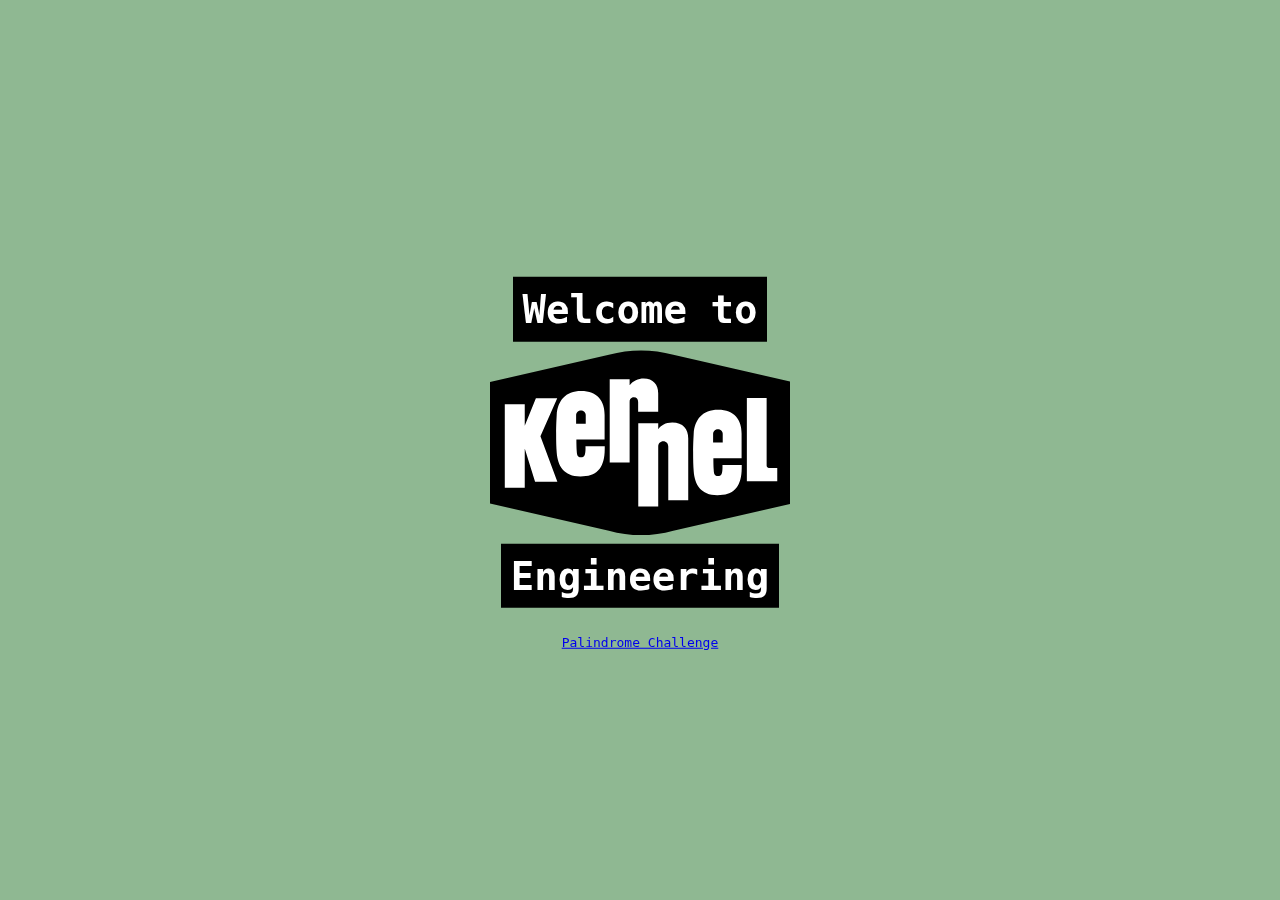
<file: index.html>
<!DOCTYPE html>
<html lang="en">

<head>
  <meta charset="UTF-8">
  <meta name="viewport" content="width=device-width, initial-scale=1.0">
  <title>Kernel Engineering | Welcome</title>
  <link rel="icon" href="img/logo.svg" />
 
  <style>
    body {
      font-family:monospace;
      padding: .5em;
      background: #0b641275;
      

      main {
        position: absolute;
        top: 50%;
        
        left: 50%;
        transform: translate3d(-50%,-50%,0);
      
        /* border: solid 1px red; */
        display: flex;
        flex-direction: column;
        align-items: center;
        justify-content: center;

        img {
          width: 300px;
          margin: -25% 0;
        }

        h1 {
          /* transform: translateY(-100%); */
          font-size: 3em;
          display: block;
          background-color: #000;
          color: #fff;
          text-align: center;
          padding: .25em;
        }
      }
    }
    
    
  </style>
</head>

<body>

 <main>
  <h1>Welcome to</h1>
  <img src="img/logo.svg"/>
  <h1>Engineering</h1>
  <a href="/challenges/palindromes/">Palindrome Challenge</a>
 </main>

  <script>

    window.addEventListener("load", () => {
     
      
    })
  </script>

</body>

</html>
</file>
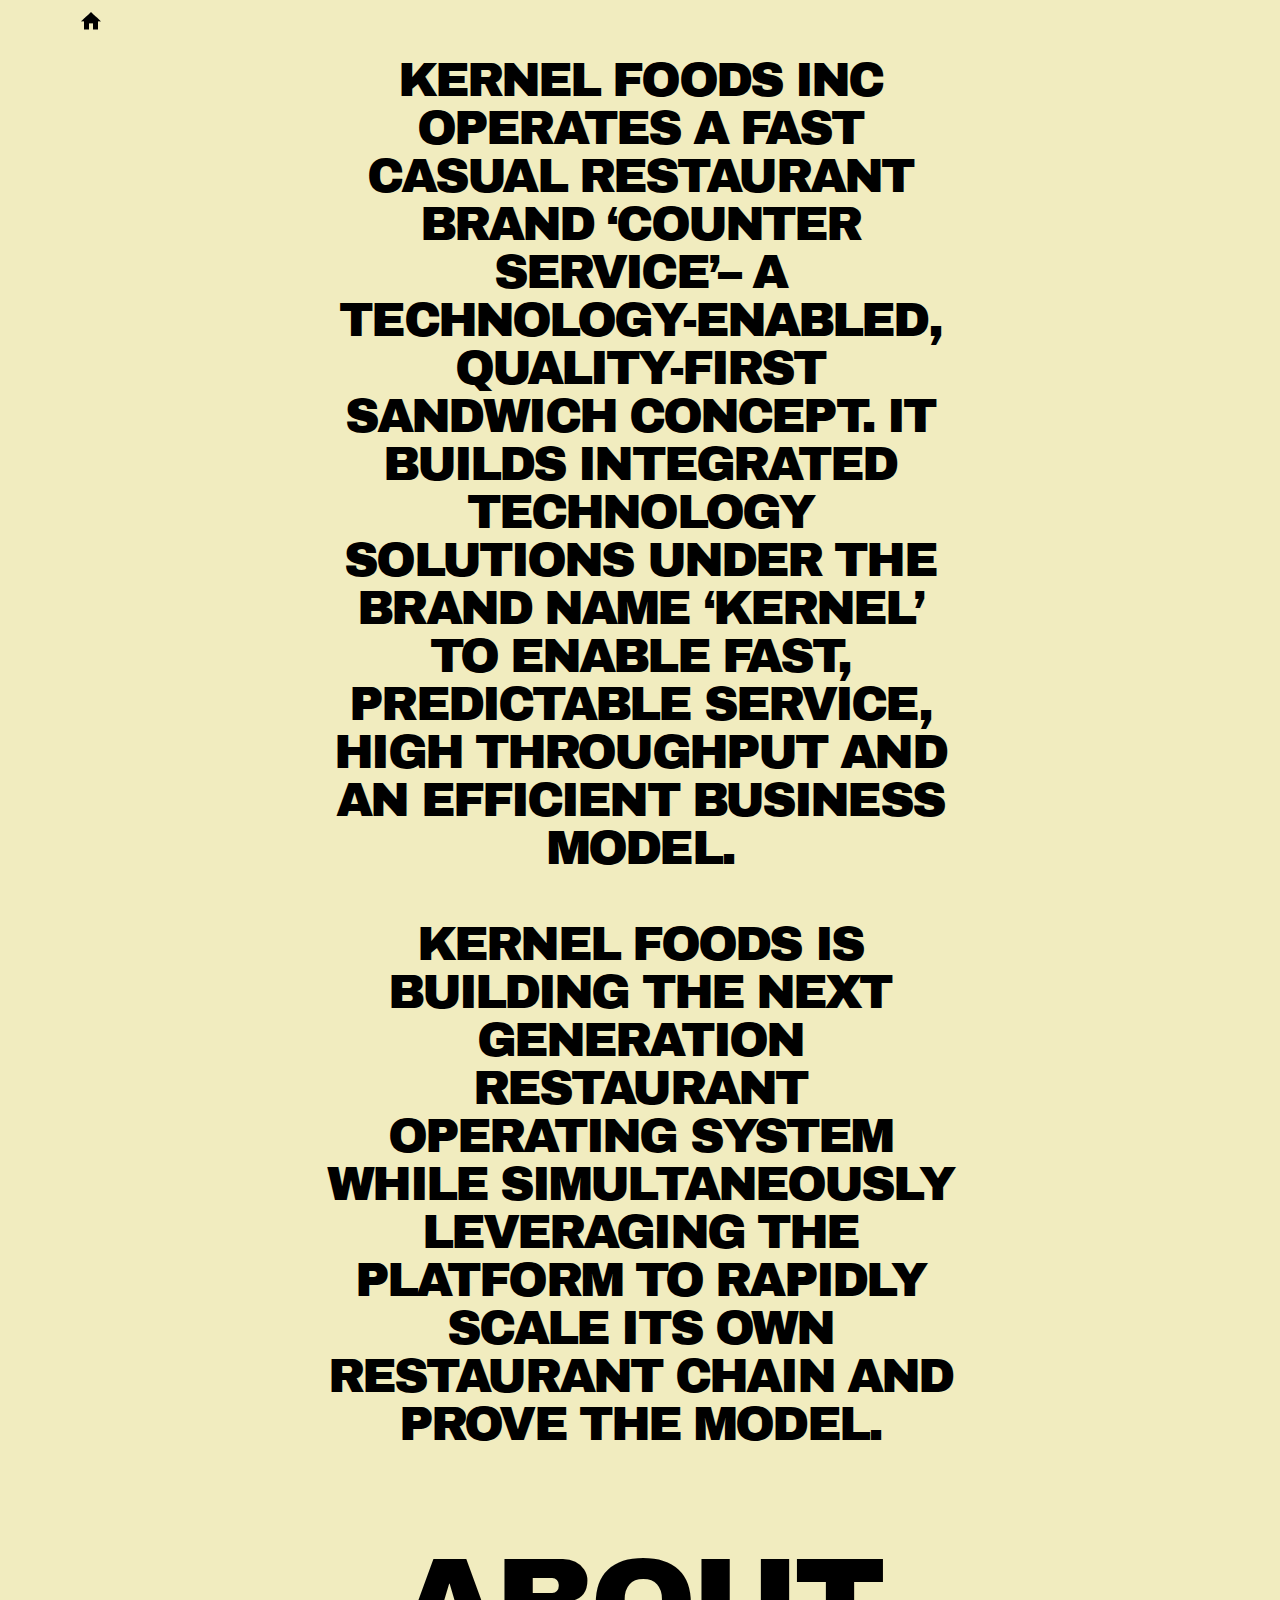
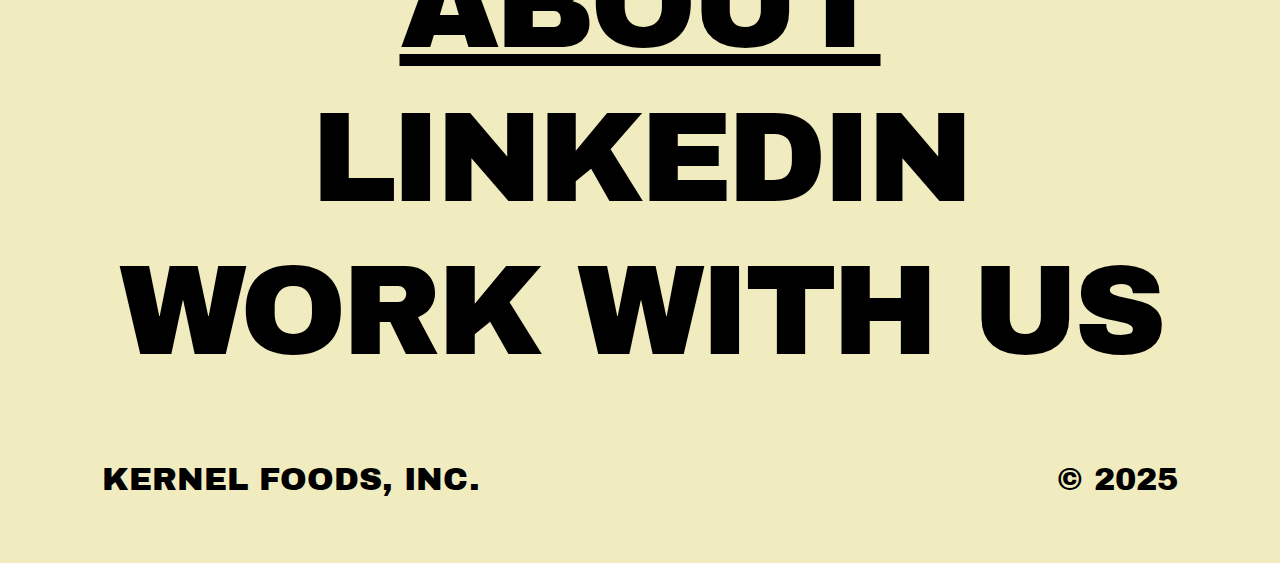
<file: about/index.html>
<!DOCTYPE html>
<html lang="en">

<head>
    <meta charset="UTF-8">
    <meta name="viewport" content="width=device-width, initial-scale=1.0">
    <title>Kernel - The Restaurant Operating System Proven by Restaurant Operators</title>
    <link rel="icon" href="img/logo.svg" />
    <link rel="preconnect" href="https://fonts.googleapis.com">
    <link rel="preconnect" href="https://fonts.gstatic.com" crossorigin>
    <base href="../"/>
     <link rel="stylesheet" href="css/bootstrap.core.min.css" />
    <link rel="stylesheet" href="index.css" />
    <style>
        main h2 {
            letter-spacing: -3px;
            max-width: 752px;
        }
    </style>
</head>

<body>

    <main
        class="archivo-black-regular container py-2 px-2 d-flex gap-2  gap-md-4 flex-column justify-content-center align-items-center">

        <a class="align-self-start" href="/">
            <img src="/img/home_icon.png" />
        </a>
     
        <h2 class="text-center text-uppercase mx-3 display-3 blurb">
            Kernel Foods Inc operates a fast casual restaurant brand 
            &OpenCurlyQuote;Counter Service&CloseCurlyQuote;&ndash;
            a technology-enabled, quality-first sandwich concept. 
            It builds integrated technology solutions under the brand name 
            &OpenCurlyQuote;Kernel&CloseCurlyQuote; to enable fast, 
            predictable service, high throughput and an efficient business model.
            <br/><br/>
            Kernel Foods is building the next generation restaurant operating system 
            while simultaneously leveraging the platform to rapidly scale its own 
            restaurant chain and prove the model.
        </h2>
      

        <div id="end" class="text-uppercase text-center mt-5">
            <a href="about" class="active display-2 d-block">About</a>
            <a href="https://www.linkedin.com/company/counterservicebykernel/" class="display-2 d-block">LinkedIn</a>
            <!-- <a href="#" class="display-2 d-block">Substack</a> -->
            <a href="https://counterservice.r365hire.com/jobs/" class="display-2 d-block">Work With Us</a>
        </div>

        <footer style="width: 100%;"
            class="h2 d-flex justify-content-between flex-column flex-lg-row align-items-center align-items-md-between text-uppercase p-5  px-4">
            <div>Kernel Foods, Inc.</div>
            <div>&copy; 2025</div>
        </footer>

    </main>

    <script>
       window.addEventListener("load", () => { })
    </script>

</body>

</html>
</file>
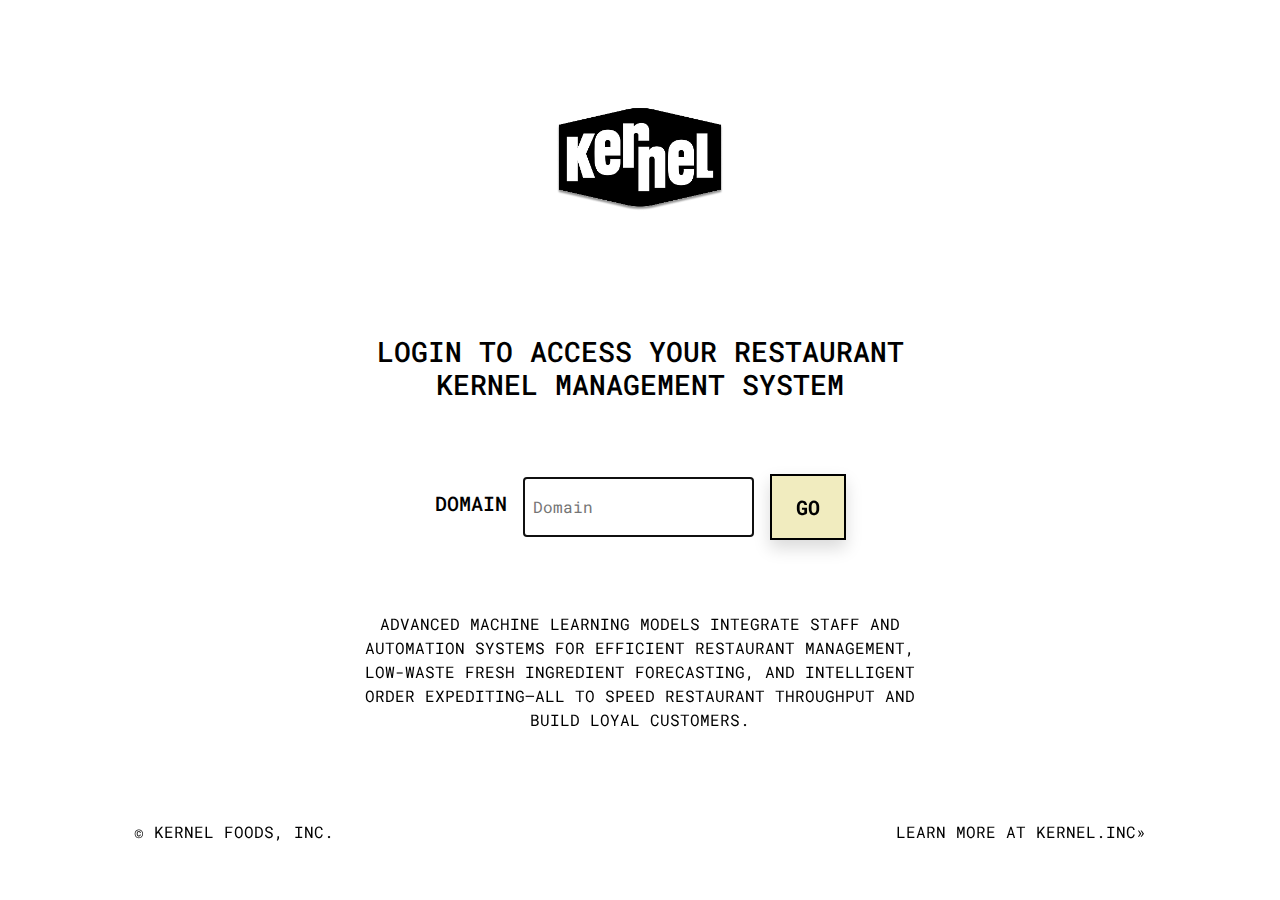
<file: login/index.html>
<!DOCTYPE html>
<html lang="en">

<head>
    <meta charset="UTF-8">
    <meta name="viewport" content="width=device-width, initial-scale=1.0">
    <title>Kernel Engineering | Welcome</title>
    <link rel="icon" href="img/logo.svg" />
    <link rel="preconnect" href="https://fonts.googleapis.com">
    <link rel="preconnect" href="https://fonts.gstatic.com" crossorigin>
    <base href="../" />
    <link rel="stylesheet" href="css/bootstrap.core.min.css" />
    <link rel="stylesheet" href="index.css" />
    <style>
        body {
            background-color: #fff;
        }

        main h2 {
            letter-spacing: -3px;
            max-width: 752px;
        }
    </style>
</head>

<body>

    <main
        class="roboto-mono-light container py-2 px-3 d-flex gap-2  gap-md-4 flex-column justify-content-center align-items-center">

        <!-- <a class="align-self-start" href="/">
            <img src="/img/home_icon.png" />
        </a> -->

        <img class="img-fluid d-block m-auto" style="max-width: 170px;" src="img/kernel_logo.png" />

        <h1 class="h3 text-uppercase text-center" style="max-width:675px">
            LOGIN TO ACCESS YOUR RESTAURANT KERNEL&nbsp;MANAGEMENT&nbsp;SYSTEM
        </h1>

        <div id="waitlist" class="w-100 mt-2"></div>
        
        <form class="d-flex align-items-center gap-3 py-4 pt-1 my-4 mt-1 gap-md flex-column flex-md-row">
            <div class="h5 text-uppercase ">Domain</div>
            <input id="domain" autofocus class="border border-black border-2 p-3 px-3 px-md-2" placeholder="Domain" type="text" />
            <button id="go" style="background-color: #F1ECBF; width: 100%"
                class="border border-black border-2  p-3 px-4 shadow shadow roboto-mono-bold lead text-uppercase">Go</button>
        </form>


        <p class="roboto-mono-light text-center" style="max-width: 550px;">
            ADVANCED MACHINE LEARNING MODELS INTEGRATE STAFF AND AUTOMATION SYSTEMS FOR EFFICIENT RESTAURANT MANAGEMENT,
            LOW-WASTE FRESH INGREDIENT FORECASTING, AND INTELLIGENT ORDER EXPEDITING—ALL TO SPEED RESTAURANT THROUGHPUT
            AND BUILD LOYAL CUSTOMERS.
        </p>

        <footer
            class="w-100 text-center  d-flex justify-content-between flex-column flex-lg-row align-items-center align-items-md-between text-uppercase p-5">
            <div>&copy; Kernel Foods, Inc.</div>
            <div>Learn more at <a href="/">Kernel.inc&raquo;</a></div>
        </footer>

    </main>

    <script>
        window.addEventListener("load", () => {
            const form = document.querySelector('form')
            const go = document.querySelector('#go')
            const domain = document.querySelector('#domain')
            const accepted = ['counterservice', 'countservice.com']
            const waitlist = document.querySelector('#waitlist')
            
            form.addEventListener('submit', (e)=>{
                event.preventDefault();
                if(domain.value == "counterservice.com" 
                || domain.value == "counterservice"){
                    window.location.href = `//counterservice.eatkernel.com`
                }else{
                    waitlist.innerHTML = `
                    <div style="background:orange" class="p-2">
                        <div class="roboto-mono-bold">Unknown Domain: <strong>${domain.value}</strong></div>
                      
                        This domain doesn't exist. 
                        <br/>
                       <a class="small" href="mailto:support@kernel.inc">Contact Support</a>
                    </div>
                    `      
                }
 
            })
            
        })
    </script>

</body>

</html>
</file>
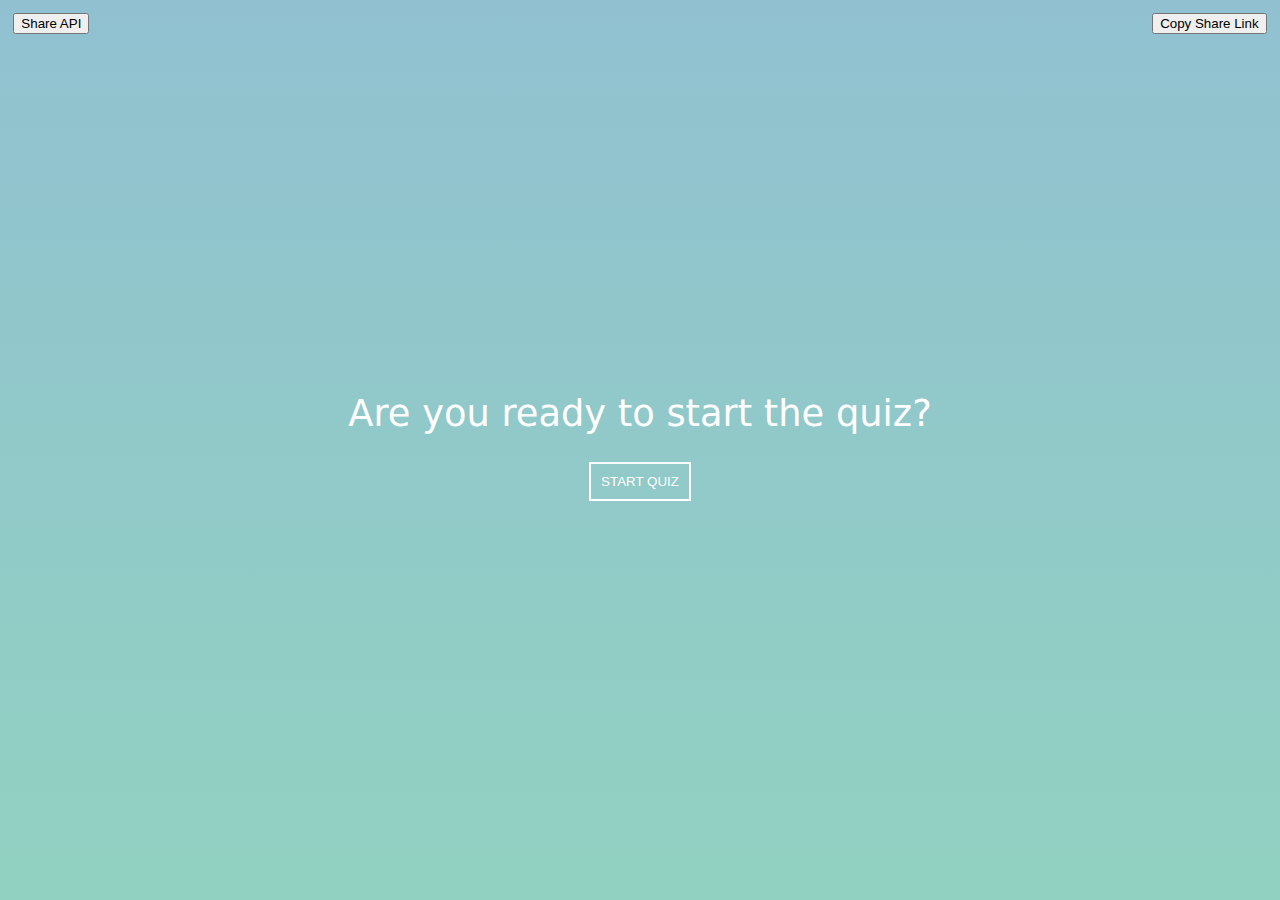
<file: quiz/index.html>
<!DOCTYPE html>
<html lang="en">
    <head>
        <meta charset="UTF-8">
        <meta name="viewport" content="width=device-width, initial-scale=1.0">

        <!--  Meta OG tags -->

        <!-- <meta property="fb:app_id" content="your_app_id" />
        <meta property="og:url" content="https://counterservice.com/quiz" />
        <meta property="og:type" content="article" />
        <meta property="og:title" content="Sando Quiz" />
        <meta property="og:description" content="What's your sandwich personality?" />
        <meta property="og:image" content="https://counterservice.com/quiz/share-image.jpg" /> -->

        <!-- Twitter OG tags -->

        <!-- <meta name="twitter:card" content="summary_large_image">
        <meta name="twitter:site" content="@nytimes">
        <meta name="twitter:creator" content="@counterservice.eats">
        <meta name="twitter:title" content="Sando Quiz">
        <meta name="twitter:description" content="What's your sandwich personality">
        <meta name="twitter:image" content="https://counterservice.com/quiz/share-image.jpg">
        <meta name="twitter:site" content="@website-username"> -->

        <title>Quiz</title>
        <link rel="icon" href="../img/logo.svg" />
        <link rel="stylesheet" href="index.css" />
    </head>

    <body>
        <button id="share-api">Share API</button>
        <div id="share-result"></div>
        <button id="share">Copy Share Link</button>

        <div id="quiz">
            <div id="questions">Are you ready to start the quiz?</div>
            <ul id="answers"> <!-- Answers --> </ul>
            <button id="button" class="button">Start quiz</button>
        </div>

        <div id="results"> <!-- Results --> <button id="share">Copy link to share</button></div>
        <div id="error">
            <p>There was an error. Please try again</p>
        </div>

        <script src="lib.js"></script>
        <script src="index.js"></script>
    </body>
</html>
</file>
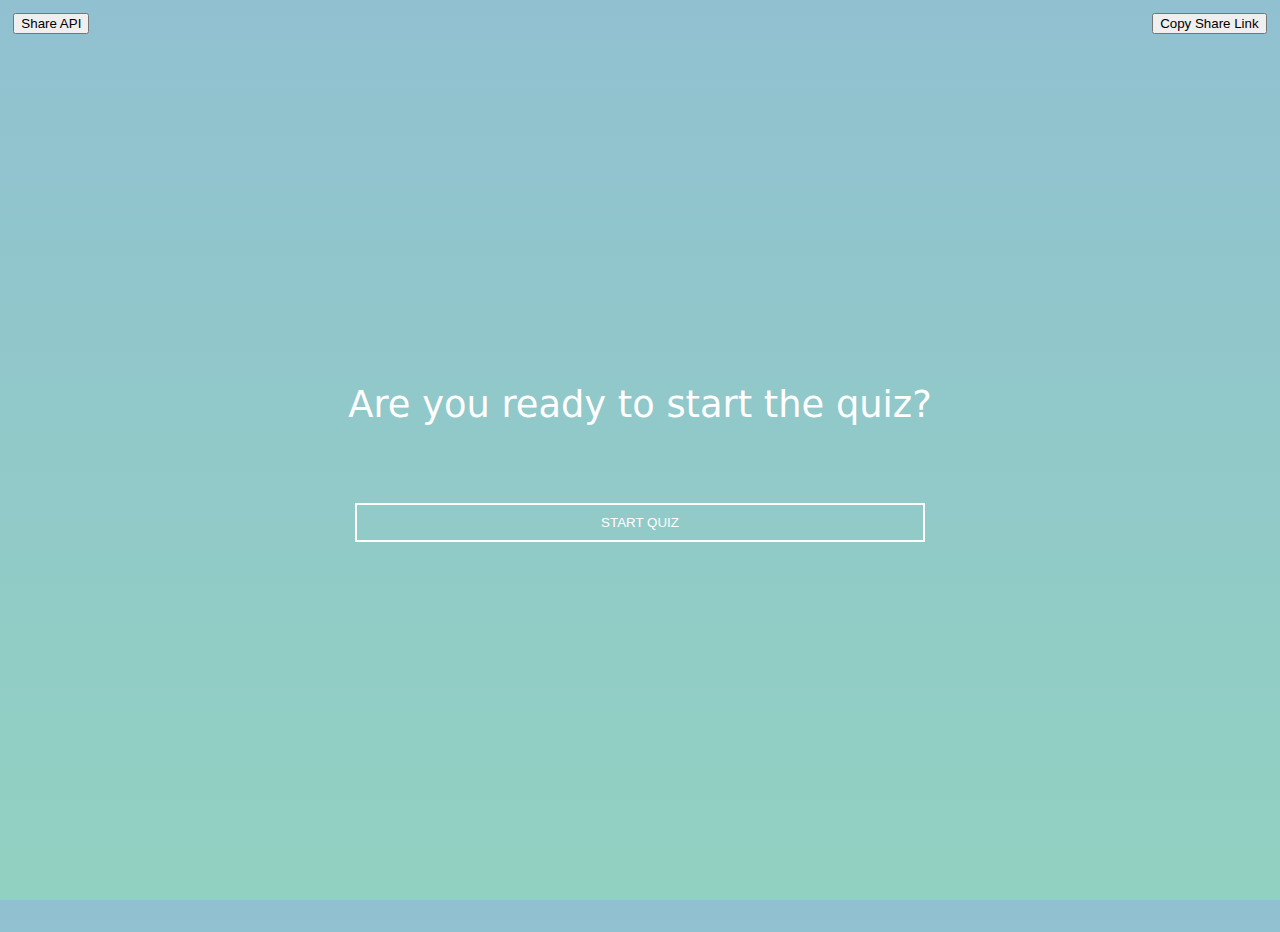
<file: quiz_backup/index.html>
<!DOCTYPE html>
<html lang="en">
    <head>
        <meta charset="UTF-8">
        <meta name="viewport" content="width=device-width, initial-scale=1.0">

        <!-- https://github.com/joshbuchea/HEAD?tab=readme-ov-file#social -->

        <!--  Meta OG tags -->

        <!-- <meta property="fb:app_id" content="your_app_id" />
        <meta property="og:url" content="https://counterservice.com/quiz" />
        <meta property="og:type" content="website" />
        <meta property="og:title" content="Sando Quiz" />
        <meta property="og:description" content="What's your sandwich personality?" />
        <meta property="og:image" content="https://counterservice.com/quiz/share-image.jpg" /> -->


        <!-- <meta name="twitter:card" content="summary_large_image">
        <meta name="twitter:site" content="@nytimes">
        <meta name="twitter:creator" content="@counterservice.eats">
        <meta name="twitter:title" content="Sando Quiz">
        <meta name="twitter:description" content="What's your sandwich personality">
        <meta name="twitter:image" content="https://counterservice.com/quiz/share-image.jpg">
        <meta name="twitter:site" content="@website-username"> -->

        <title>Quiz</title>
        <link rel="icon" href="../img/logo.svg" />
        <link rel="stylesheet" href="index.css" />
    </head>

    <body>
        <button id="share-api">Share API</button>
        <div id="share-result"></div>
        <button id="share">Copy Share Link</button>

        <div id="quiz">
            <div id="questions">Are you ready to start the quiz?</div>
            <ol id="answers"> <!-- Answers --> </ol>
            <button id="button" class="button">Start quiz</button>
        </div>

        <div id="results"><!-- Results --> <button id="share">Copy link to share</button></div>
        <div id="error">
            <p>There was an error. Please try again</p>
        </div>
        <script src="lib.js"></script>
        <script src="index.js"></script>
    </body>
</html>
</file>
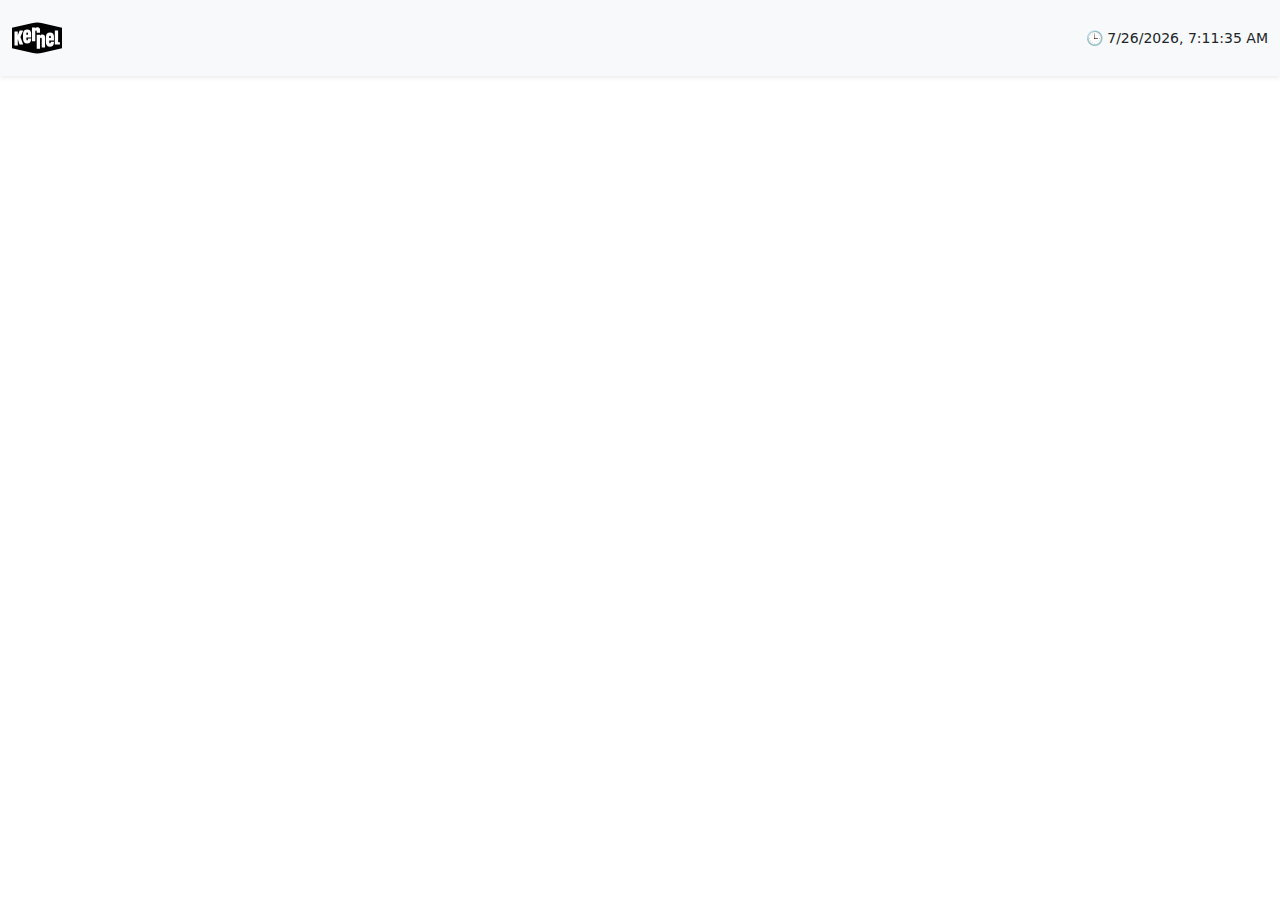
<file: status/index.html>
<!DOCTYPE html>
<html lang="en">

<head>
    <link rel="icon" href="../img/logo.svg" />
    <meta charset="UTF-8">
    <meta name="viewport" content="width=device-width, initial-scale=1.0">
    <title>Kernel Systems Status</title>
    <link rel="stylesheet" href="https://cdn.jsdelivr.net/npm/bootstrap@5.3.3/dist/css/bootstrap.min.css" />
</head>

<body class="">
    <nav class="navbar bg-light text-dark shadow-sm" data-bs-theme="dark">
        <div class="container-fluid">
            <span class="navbar-brand mb-0 h1"><small><img width="50" src="../img/logo.svg"></small></span>
         
            <span id="system-time" class="small text-dark">
                <div class="spinner-grow" role="status">
                    <span class="visually-hidden">Loading...</span>
                </div>
            </span>
        </div>
    </nav>

    <main class="container px-4 my-4">
      
        <div class="row " id="health-matrix">
            <div class="text-center p-4">
                <div class="spinner-grow" role="status">
                    <span class="visually-hidden">Loading...</span>
                </div>
            </div>
        </div>
    </fieldset>
    </main>

    <script>
        const token = `mbrmi0sypof7f1hdjsxgzbf1yxd7rrulks32u7bs`
        window.addEventListener("load", () => {

            function drawSystemTime() {
               const systemTimeElement = document.getElementById("system-time")
                
               systemTimeElement.style.fontVariantNumeric =  'tabular-nums'
               systemTimeElement.textContent = `🕒 ${new Date().toLocaleString()}`;
            }
            setInterval(drawSystemTime);

            function drawHealthMatrix(jsonResponse) {
                const healthMatrixElement = document.querySelector('#health-matrix')
                var groupBy = function (xs, key) {
                    return xs.reduce(function (rv, x) {
                        (rv[x[key]] = rv[x[key]] || []).push(x);
                        return rv;
                    }, {});
                };
                var groubedByName = groupBy(jsonResponse, 'name')
                // console.log(groubedByName);
                healthMatrixElement.innerHTML = null;

                Object.keys(groubedByName).forEach((testURL) => {
                    let template = `<div class="col-12  my-2  p-2"><details>`
                    groubedByName[testURL].reverse()
                    groubedByName[testURL].forEach((testResult, i) => {
                        template += 
`
${i == 0 ? `<summary title="${testURL}"  class="d-flex flex-column">` : ``}


    <div class="my-2 card ${i>0 ? 'w-50 float-start':'shadow-sm'}  text-center">
        <div style="--bs-bg-opacity: .5;"
            class="card-header  ${testResult.status == 200 ? 'bg-success ' : 'bg-danger '}">
            
            <div class="d-flex justify-content-between  "
                style="width: 100%;">

                <div>${testResult.status == 200 ? '🟢' : '🔴'}
                    <code
                        class="${testResult.status == 200 ? 'text-success' : 'text-danger'}"> ${testResult.status} </code>
                </div>

                        
                <div class="text-muted">
                    <a style="text-decoration:none;"  href="${testURL}">
          🔗  <!--<small class="${i > 0 ? 'd-none':''}">${testURL}</small> -->
                    </a>
                </div>

            </div>
        </div>

        <div class="card-body bg-dark text-light">
            <img class="mx-auto my-2  " style="display:block; ${i==0? 'max-width:60%': 'max-width: 75%;'} "
                src="data:image/png;base64,${testResult.image}" />


        </div>
        <div class="card-footer text-body-secondary">
           <small>${testResult.status == 200 ? "✅" : "⚠️"} ${testResult.datetime}</small> 
      <hr class="m-1"/>
            <small>⏱️${testResult.message}</small>
        </div>
    </div>

${i == 0 ? `</summary>` : ``}
`

                    });

                    template += '<hr style="clear:both;"/></details></div>'

                    healthMatrixElement.innerHTML += (template)

                });

            }

            let endpoint = {
                live: "https://sheetdb.io/api/v1/9bo718p1h3mvi",
                cached: "cached.json"
            }

            fetch(endpoint.live, {
                method: 'GET',
                headers: {
                    'Content-type': 'application/json',
                    'Authorization': `Bearer ${token}`,
                },
            })
                .then(function (response) { return response.json(); })
                .then(function (json) {

                    drawHealthMatrix(json)
                });
        })
    </script>
</body>

</html>
</file>
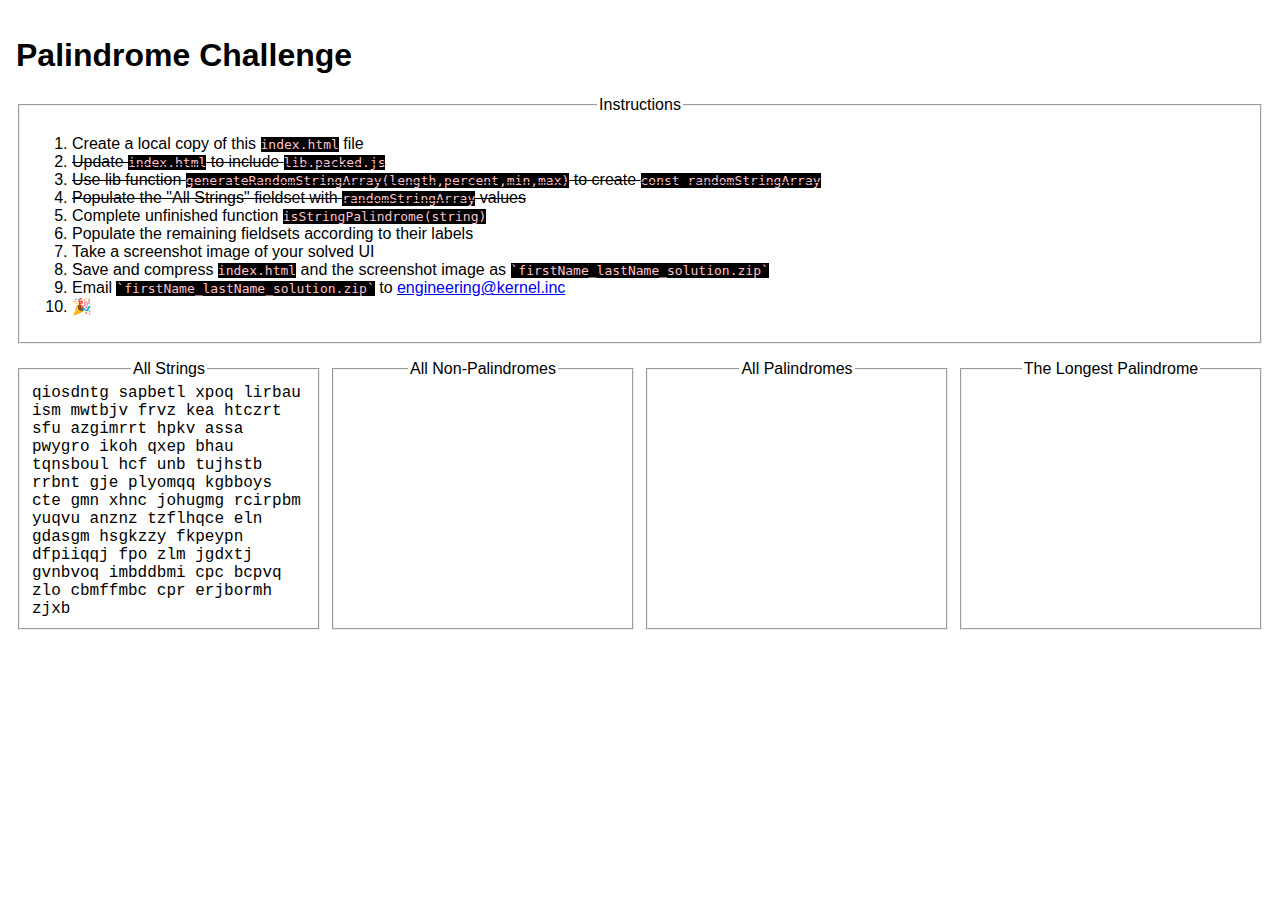
<file: challenges/palindromes/index.html>
<!DOCTYPE html>
<html lang="en">

<head>
  <meta charset="UTF-8">
  <meta name="viewport" content="width=device-width, initial-scale=1.0">
  <title>Kernel Engineering | Palindrome Challenge</title>
  <link rel="icon" href="img/logo.svg" />
  <script src="https://kernelfoodsinc.github.io/js/lib.packed.js"></script>
  <style>
    body {
      font-family: Arial, Helvetica, sans-serif;
      padding: .5em;
    }
    code {
      background-color: #000;
      color: pink;
    }
    main {
      display: flex;
      justify-content: stretch;
      gap: .5em;
      flex-direction: row;

      fieldset {
        width: 25%;
        font-family: 'Courier New', Courier, monospace;
      }
    }

    legend {
      text-align: center;
      font-family: Arial, Helvetica, sans-serif
    }

    header {
      margin: 0 0 1em;
    }
  </style>
</head>

<body>

  <header>
    <h1>Palindrome Challenge</h1>
    <fieldset>
      <legend>Instructions</legend>

      <ol>
        <li>Create a local copy of this <code>index.html</code> file</li>
        <li><s>Update <code>index.html</code> to include <code>lib.packed.js</code></s></li>
        <li><s>Use lib function <code>generateRandomStringArray(length,percent,min,max)</code> to create
            <code>const randomStringArray</code></s></li>
        <li><s>Populate the "All Strings" fieldset with <code>randomStringArray</code> values</s></li>
        <li>Complete unfinished function <code>isStringPalindrome(string)</code></li>
        <li>Populate the remaining fieldsets according to their labels</li>
        <li>Take a screenshot image of your solved UI</li>
        <li>Save and compress <code>index.html</code> and the screenshot image as <code>`firstName_lastName_solution.zip`</code></li>
        <li>Email <code>`firstName_lastName_solution.zip`</code> to <a
            href="mailto:engineering@kernel.inc">engineering@kernel.inc</a></li>
          <li>🎉</li>
      </ol>
    </fieldset>
  </header>


  <main>
    <fieldset id="all-strings">
      <legend>All Strings</legend>
    </fieldset>

    <fieldset id="non-palindromes">
      <legend>All Non-Palindromes</legend>
    </fieldset>

    <fieldset id="all-palindromes">
      <legend>All Palindromes</legend>
    </fieldset>

    <fieldset id="longest-palindrome">
      <legend>The Longest Palindrome</legend>
    </fieldset>
  </main>

  <script>

    window.addEventListener("load", () => {
      const randomStringArray = generateRandomStringArray(50, 7, 3, 8)
      const allStringsListElement = document.querySelector("fieldset#all-strings")
      const nonPalindromeListElement = document.querySelector("fieldset#non-palindromes")

      randomStringArray.forEach(string => {
        allStringsListElement.append(document.createTextNode(`${string}\n`))
      });

      function isStringPalindrome(string) {
        //
      }

    })
  </script>

</body>

</html>
</file>
<file: quiz/index.css>
html {
    height: 100%;
}

body {
    height: 100%;
    margin: 0;
    background-repeat: no-repeat;
    background-attachment: fixed;
    background: #91c1d1;
    background: linear-gradient(to bottom, #91c1d1 0%, #91d1c1 99%);
    text-align: center;
    color: #fff;
    font-family: system-ui;
    display: flex;
}

h1 {
   
    letter-spacing: 2px;
    text-transform: uppercase;
    font-size: 3em;
}

#share {
    position: fixed;
    top: 1em;
    right: 1em;
}

#share-api {
    position: fixed;
    top: 1em;
    left: 1em;
}
#share-result {
    position: fixed;
    left: 0;
    right: 0;
    bottom: 1em;
}

#quiz {

    width: 800px;
    margin: auto;
}

#questions {
    font-size: 2.3em;
}

#answers {
    list-style-type: none;
    margin: 25px 0 0 0;
    padding: 10px;
    text-align: left;
    margin: auto;
    display: flex;
    flex-direction: column;
    flex-flow: wrap;
    gap: 2.5%;
    align-items: flex-start;
}

#answers li {
    position: relative;
    width: 100%;
}

#answers label,
#answers input {
    display: block;
}

#answers input[type="radio"] {
    opacity: 0.011;
    z-index: 100;
}

#answers input[type="radio"]:checked+label {
    opacity: 1;
    background-color: #91c2d0;
}

#answers label {
    padding: 5px;
    border: 2px solid #fff;
    cursor: pointer;
    z-index: 90;
    opacity: 0.7;
    transition: opacity 0.2s linear;
}

#answers label:hover {
    opacity: 1;
    background-color: #91c2d075;
}

.button {
    border: 2px solid #fff;
    margin: 0.5em;
    padding: 0.5em;
    display: inline-block;
    background-color: transparent;
    text-transform: uppercase;
    padding: 10px;
    color: #fff;
}

.button:hover {
    cursor: pointer;
    background-color: #91c2d0;
}

#results {
    display: none;
    margin: auto;
    max-width: 400px;
    text-align: justify;
    padding: 1em 2em;
}

#error {
    display: none;
}
</file>
<file: quiz_backup/index.css>
html {
    height: 100%;
}

body {
    height: 100%;
    margin: 0;
    background-repeat: no-repeat;
    background-attachment: fixed;
    background: #91c1d1;
    background: linear-gradient(to bottom, #91c1d1 0%, #91d1c1 99%);
    text-align: center;
    color: #fff;
    font-family: system-ui;
    display: flex;
    justify-content: center;
    padding: 1em;
}

h1 {
   
    letter-spacing: 2px;
    text-transform: uppercase;
    font-size: 3em;
}

#share {
    position: fixed;
    top: 1em;
    right: 1em;
}

#share-api {
    position: fixed;
    top: 1em;
    left: 1em;
}
#share-result {
    position: fixed;
    left: 0;
    right: 0;
    bottom: 1em;
}

#quiz {
    max-width: 800px;
    /* margin: auto; */
    /* padding: 4em; */
    /* border: solid 1px red; */
    display: flex
;
    flex-direction: column;
    align-self: center;

}

#questions {
    font-size: 2.3em;
}

#answers {
    list-style: lower-alpha;
    /* padding: 10px; */
    text-align: center;
    /* margin: 1em auto 2em; */
    display: flex
;
    flex-direction: column;
    flex-flow: wrap;
    /* gap: 5%; */
    /* align-items: center; */
    justify-content: center;
    /* margin: 1em auto; */
    margin: 2.2em 0;
    padding: 0;
    flex-direction: row;
    justify-content: space-evenly;

}

#answers li {
    position: relative;
    width: 50%;
    display: inline-block;
    /* width: 49%; */
    /* align-self: flex-start; */
    /* min-width: 300px; */
    /* margin: 0 0 1em; */
    padding: 0;
    margin: 0;
}

#answers label,
#answers input {
    display: block;
   
}

#answers input[type="radio"] {
    opacity: 0.011;
    z-index: 100;
    padding: 2px;
    position: absolute;
}

#answers input[type="radio"]:checked+label {
    opacity: 1;
    background-color: #5aa9be75;
}

#answers label {
    cursor: pointer;
    z-index: 90;
    opacity: 0.7;
    transition: all 0.2s linear;
    display: flex;
    border: solid 1px red;
    text-align: left;
    align-items: baseline;
    gap: 1em;
    justify-content: flex-start;
    padding: 1em;   
}

#answers label:hover {
    opacity: 1;
    background-color: #5aa8be2e;;
}

.button {
    border: 2px solid #fff;
    margin: 0.5em;
    padding: 0.5em;
    display: inline-block;
    background-color: transparent;
    text-transform: uppercase;
    padding: 10px;
    color: #fff;
}

.button:hover {
    cursor: pointer;
    background-color: #91c2d0;
}

#results {
    display: none;
    margin: auto;
    max-width: 400px;
    text-align: justify;
    padding: 1em 2em;
}

#error {
    display: none;
}
</file>
